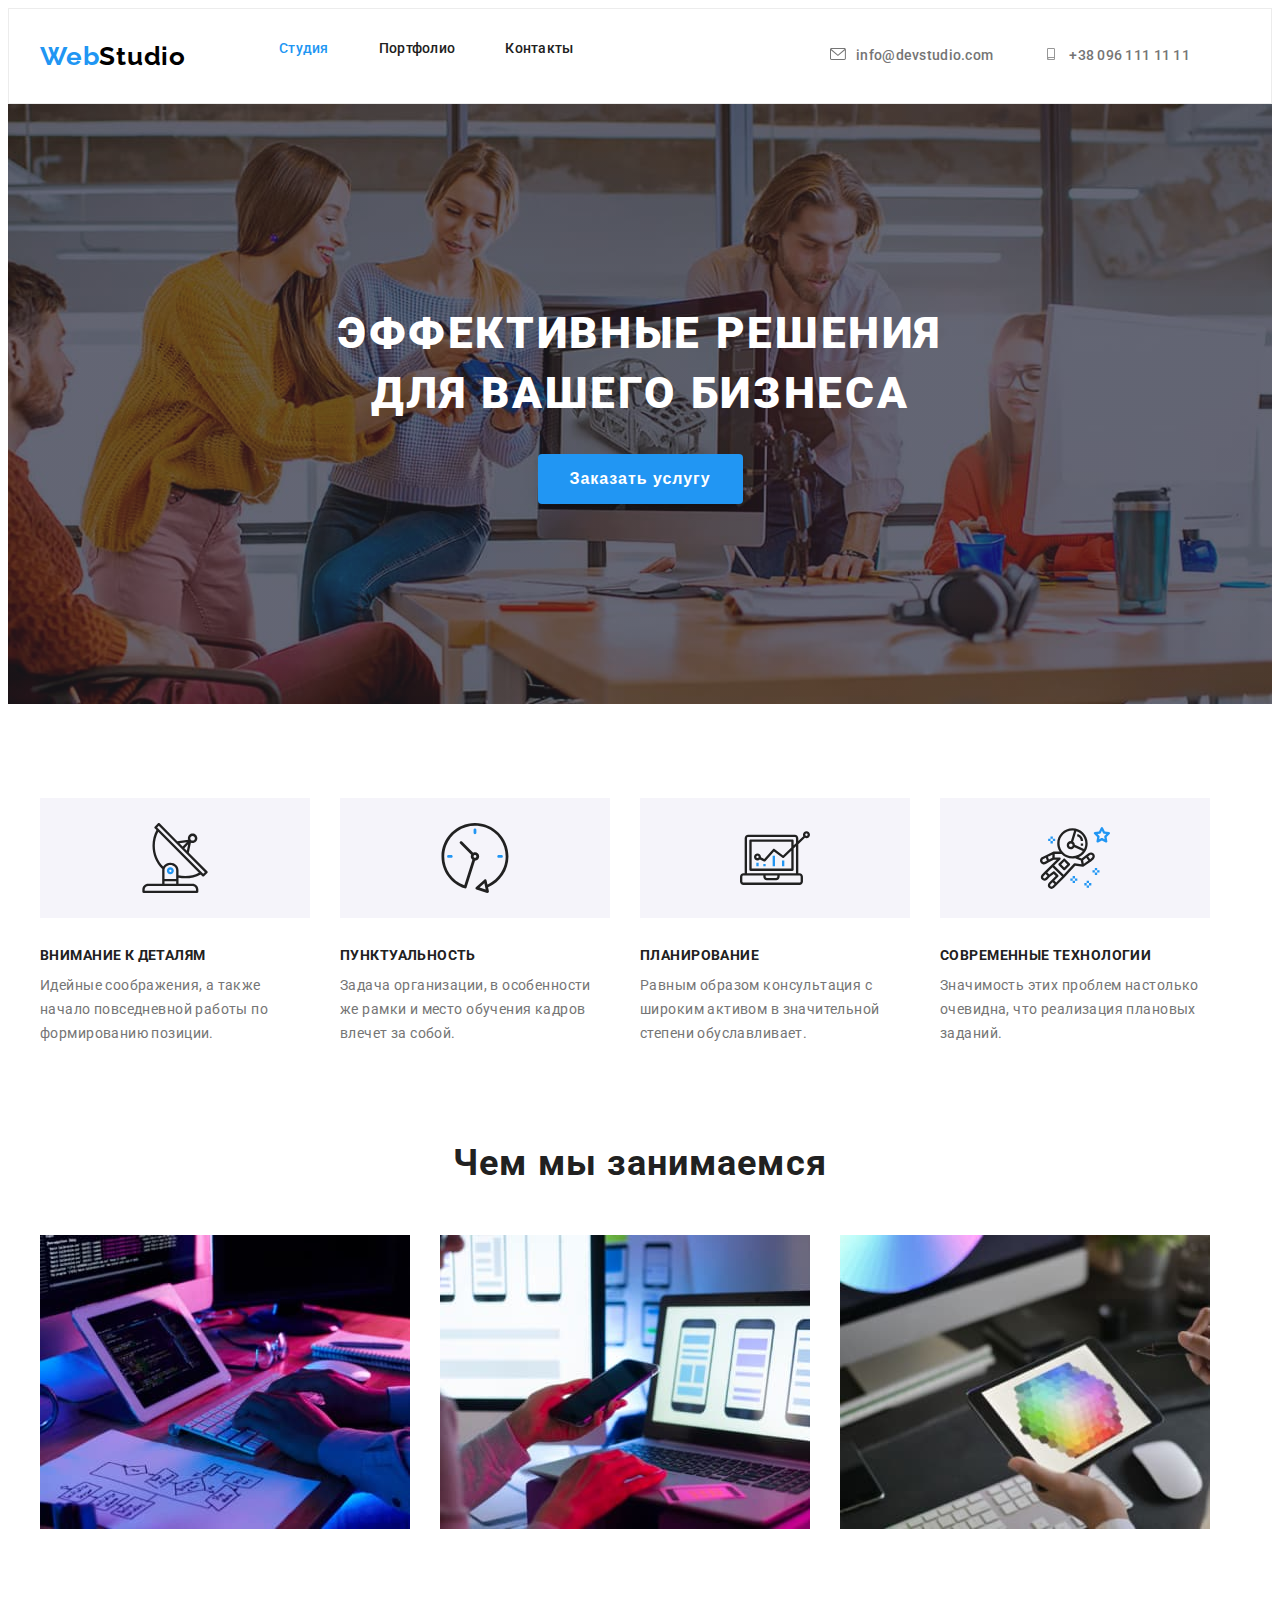
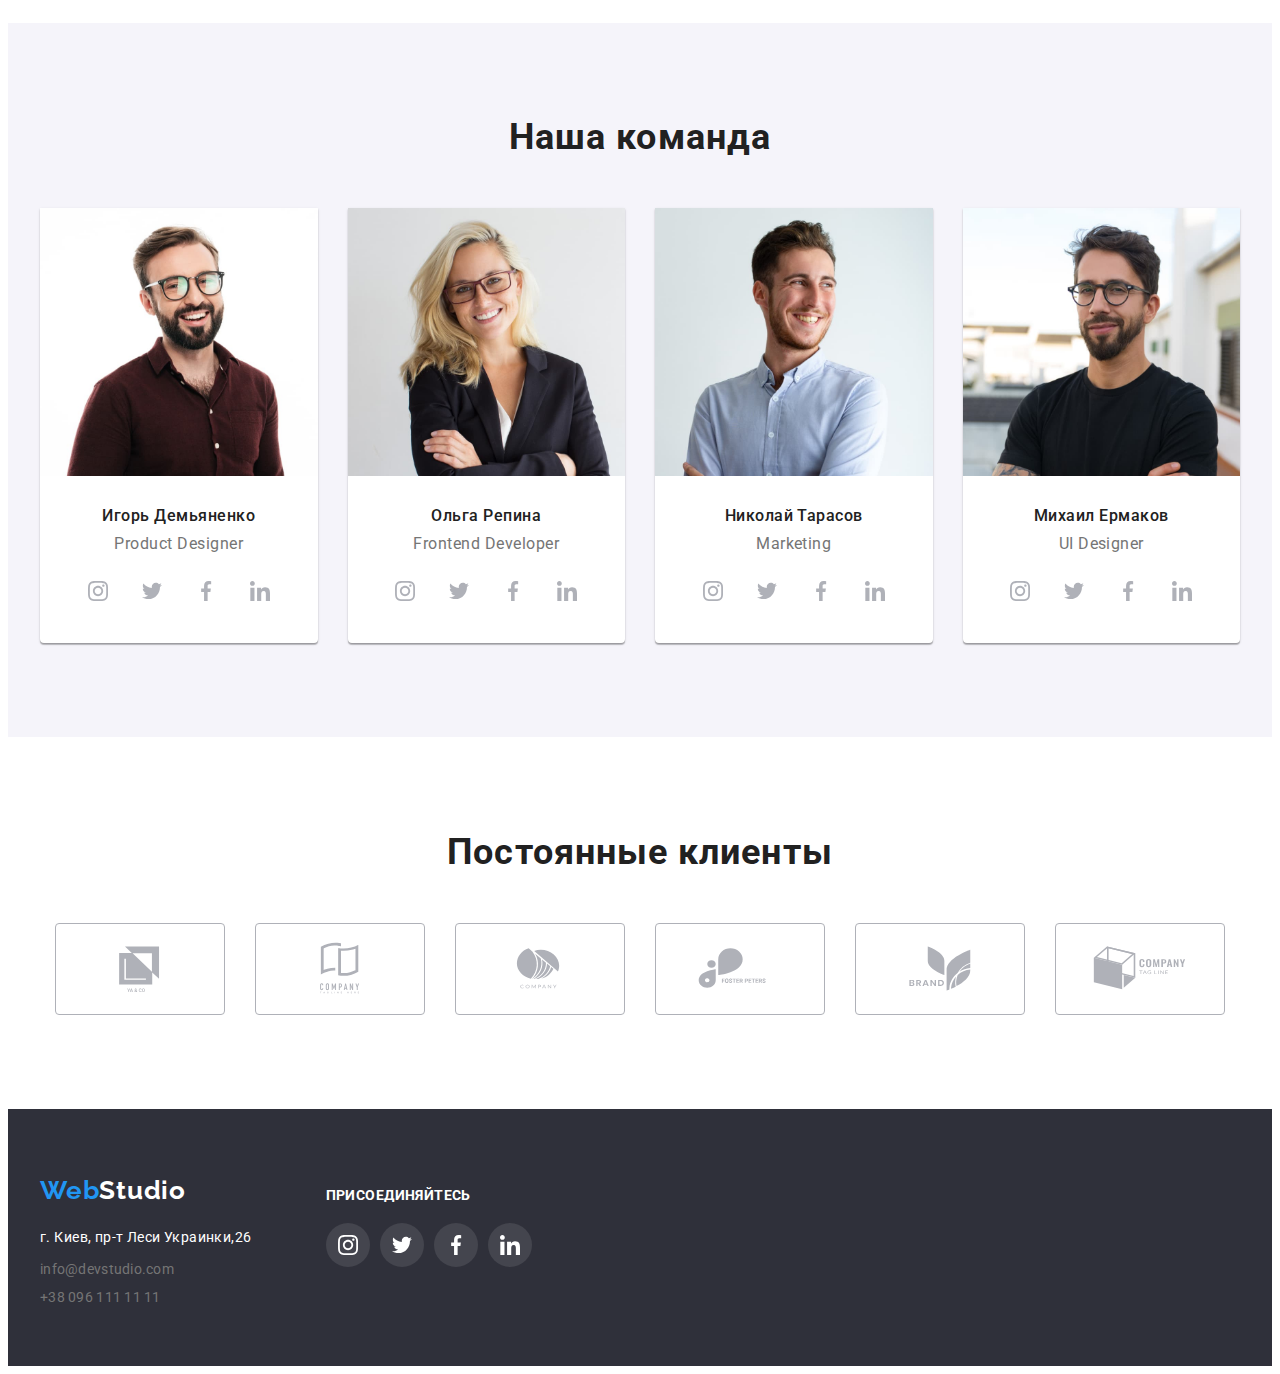
<file: index.html>
<!DOCTYPE html>
<html lang="ru">
<head>
    <meta charset="UTF-8">
    <meta http-equiv="X-UA-Compatible" content="IE=edge">
    <meta name="viewport" content="width=device-width, initial-scale=1.0">
    <title>Document</title>
    <link rel="preconnect" href="https://fonts.googleapis.com">
    <link rel="preconnect" href="https://fonts.gstatic.com" crossorigin>
    <link href="https://fonts.googleapis.com/css2?family=Raleway:wght@700&family=Roboto:wght@400;500;700;900&display=swap" rel="stylesheet">
    <link rel="stylesheet" href="https://cdnjs.cloudflare.com/ajax/libs/modern-normalize/1.1.0/modern-normalize.min.css" integrity="sha512-wpPYUAdjBVSE4KJnH1VR1HeZfpl1ub8YT/NKx4PuQ5NmX2tKuGu6U/JRp5y+Y8XG2tV+wKQpNHVUX03MfMFn9Q==" crossorigin="anonymous" referrerpolicy="no-referrer" />
    <link rel="stylesheet" href="./css/styles.css">
</head>
<body>
    
    <header class="header">
        <div class="container header-container">
            <nav class="header-nav">
                <a class="link header-logo" href="">Web<span class="header-logo-color">Studio</span></a>
            
                <ul class="list header-list">
                    <li class="header-item"><a class="link header-link current" href="">Студия</a></li>
                    <li class="header-item"><a class="link header-link" href="./portfolio.html">Портфолио</a></li>
                    <li class="header-item"><a class="link header-link" href="">Контакты</a></li>
                </ul>
            </nav>
            <ul class="list header-conect"> 
                <li class="mail-tel-item">
                    <a class="link header-mail-tel" href="mailto:info@devstudio.com"><svg class="mail-tel-icon"
                        width="16px"
                        height="12px">
                        <use href="images/mail-tel.svg#icon-envelope"></use>
                        </svg>info@devstudio.com</a>
                </li>
                <li class="mail-tel-item">
                    <a class="link header-mail-tel" href="tel:+380961111111"><svg class="mail-tel-icon"
                    width="16px"
                    height="12px">
                    <use href="images/mail-tel.svg#icon-smartphone"></use>
                    </svg>+38 096 111 11 11</a>
                </li>
            </ul>
        </div>
    </header>

    <main>
        <section class="hero section">
            <div class="container">
                <h1 class="hero-titel">Эффективные решения для вашего бизнеса</h1>
                <button type="button" class="hero-btn">Заказать услугу</button>
            </div>
        </section>
        <section class="peculiarities section">
            <div class="container">
                <ul class="list peculiarities-list">
                    <li class="peculiarities-item">
                        <div class=" pec-item-block">
                            <svg class="pec-icons"
                            width="70px"
                            height="70px">
                                <use href="images/symbol-defs.svg#icon-antenna"></use>
                            </svg>
                            </div>
                        <h2 class="titel">Внимание к деталям</h2>
                        <p class="after-titel" >Идейные соображения, а также начало повседневной работы по формированию позиции.</p>
                    </li>
                    <li class="peculiarities-item">
                        <div class=" pec-item-block">
                            <svg class="pec-icons"
                            width="70px"
                            height="70px">
                                <use href="images/symbol-defs.svg#icon-clock"></use>
                            </svg>
                            </div>
                        <h2 class="titel">Пунктуальность</h2>
                        <p class="after-titel">Задача организации, в особенности же рамки и место обучения кадров влечет за собой.</p>
                    </li>
                    <li class="peculiarities-item">
                        <div class=" pec-item-block">
                            <svg class="pec-icons"
                            width="70px"
                            height="70px">
                                <use href="images/symbol-defs.svg#icon-diagram"></use>
                            </svg>
                            </div>
                        <h2 class="titel">Планирование</h2>
                        <p class="after-titel">Равным образом консультация с широким активом в значительной степени обуславливает.</p>
                    </li>
                    <li class="peculiarities-item">
                        <div class=" pec-item-block">
                            <svg class="pec-icons"
                            width="70px"
                            height="70px">
                                <use href="images/symbol-defs.svg#icon-astronaut"></use>
                            </svg>
                        </div>
                        <h2 class="titel">Современные технологии</h2>
                        <p class="after-titel">Значимость этих проблем настолько очевидна, что реализация плановых заданий.</p>
                    </li>
                </ul>
            </div>
        </section>
        <section class="about section">
            <div class="container">
                <h2 class="about-titel">Чем мы занимаемся</h2>
                    <ul class="list about-list">
                        <li class="about-item">
                            <img src="./images/box-1.jpg" 
                            alt="человек пишет код"
                            width="370"
                            height="294">
                        </li>
                        <li class="about-item">
                            <img src="./images/box-2.jpg" 
                            alt="макеты интерфейса мобильных приложений"
                            width="370"
                            height="294">
                        </li>
                        <li class="about-item">
                            <img src="./images/box-3.jpg" 
                            alt="палитра цветов на планшете"
                            width="370"
                            height="294">
                        </li>
                    </ul>
            </div>
        </section>
            <section class="team section">
                <div class="container">
                    <h2 class="team-titel">Наша команда</h2>
                    <ul class="list team-list">
                        <li class="team-item">
                            <img src="./images/team-1.jpg" 
                            alt="команда"
                            width="270"
                            height="260">
                            <h3 class="team-name">Игорь Демьяненко</h3>
                            <p class="team-prof">Product Designer</p>
                            <ul class="team-social-list list">
                                <li class="team-social-item">
                                    <a class="team-social-link" href="">
                                        <svg 
                                        class="team-social-icons" 
                                        width="20px" 
                                        height="20px">
                                            <use href="./images/icons.svg#icon-instagram"></use>
                                        </svg>
                                    </a>
                                </li>
                                <li class="team-social-item">
                                    <a class="team-social-link" href="">
                                        <svg 
                                        class="team-social-icons" 
                                        width="20px" 
                                        height="20px">
                                            <use href="./images/icons.svg#icon-twitter"></use>
                                        </svg>
                                    </a>
                                </li>
                                <li class="team-social-item">
                                    <a class="team-social-link" href="">
                                        <svg 
                                        class="team-social-icons" 
                                        width="20px" 
                                        height="20px">
                                            <use href="./images/icons.svg#icon-facebook"></use>
                                        </svg>
                                    </a>
                                </li>
                                <li class="team-social-item">
                                    <a class="team-social-link" href="">
                                        <svg 
                                        class="team-social-icons" 
                                        width="20px" 
                                        height="20px">
                                            <use href="./images/icons.svg#icon-linkedin"></use>
                                        </svg> 
                                    </a>
                                </li>
                            </ul>
                        </li>
                        <li class="team-item">
                            <img src="./images/team-2.jpg" 
                            alt="команда"
                            width="270"
                            height="260">
                            <h3 class="team-name">Ольга Репина</h3>
                            <p class="team-prof">Frontend Developer</p>
                            <ul class="team-social-list list">
                                <li class="team-social-item">
                                    <a class="team-social-link" href="">
                                        <svg 
                                        class="team-social-icons" 
                                        width="20px" 
                                        height="20px">
                                            <use href="./images/icons.svg#icon-instagram"></use>
                                        </svg>
                                    </a>
                                </li>
                                <li class="team-social-item">
                                    <a class="team-social-link" href="">
                                        <svg 
                                        class="team-social-icons" 
                                        width="20px" 
                                        height="20px">
                                            <use href="./images/icons.svg#icon-twitter"></use>
                                        </svg>
                                    </a>
                                </li>
                                <li class="team-social-item">
                                    <a class="team-social-link" href="">
                                        <svg 
                                        class="team-social-icons" 
                                        width="20px" 
                                        height="20px">
                                            <use href="./images/icons.svg#icon-facebook"></use>
                                        </svg>
                                    </a>
                                </li>
                                <li class="team-social-item">
                                    <a class="team-social-link" href="">
                                        <svg 
                                        class="team-social-icons" 
                                        width="20px" 
                                        height="20px">
                                            <use href="./images/icons.svg#icon-linkedin"></use>
                                        </svg> 
                                    </a>
                                </li>
                            </ul>
                        </li>
                        <li class="team-item">
                            <img src="./images/team-3.jpg" 
                            alt="команда"
                            width="270"
                            height="260">
                            <h3 class="team-name">Николай Тарасов</h3>
                            <p class="team-prof">Marketing</p>
                            <ul class="team-social-list list">
                                <li class="team-social-item">
                                    <a class="team-social-link" href="">
                                        <svg 
                                        class="team-social-icons" 
                                        width="20px" 
                                        height="20px">
                                            <use href="./images/icons.svg#icon-instagram"></use>
                                        </svg>
                                    </a>
                                </li>
                                <li class="team-social-item">
                                    <a class="team-social-link" href="">
                                        <svg 
                                        class="team-social-icons" 
                                        width="20px" 
                                        height="20px">
                                            <use href="./images/icons.svg#icon-twitter"></use>
                                        </svg>
                                    </a>
                                </li>
                                <li class="team-social-item">
                                    <a class="team-social-link" href="">
                                        <svg 
                                        class="team-social-icons" 
                                        width="20px" 
                                        height="20px">
                                            <use href="./images/icons.svg#icon-facebook"></use>
                                        </svg>
                                    </a>
                                </li>
                                <li class="team-social-item">
                                    <a class="team-social-link" href="">
                                        <svg 
                                        class="team-social-icons" 
                                        width="20px" 
                                        height="20px">
                                            <use href="./images/icons.svg#icon-linkedin"></use>
                                        </svg> 
                                    </a>
                                </li>
                            </ul>
                        </li>
                        <li class="team-item">
                            <img src="./images/team-4.jpg" 
                            alt="команда"
                            width="270"
                            height="260">
                            <h3 class="team-name">Михаил Ермаков</h3>
                            <p class="team-prof">UI Designer</p>
                            <ul class="team-social-list list">
                                <li class="team-social-item">
                                    <a class="team-social-link" href="">
                                        <svg 
                                        class="team-social-icons" 
                                        width="20px" 
                                        height="20px">
                                            <use href="./images/icons.svg#icon-instagram"></use>
                                        </svg>
                                    </a>
                                </li>
                                <li class="team-social-item">
                                    <a class="team-social-link" href="">
                                        <svg 
                                        class="team-social-icons" 
                                        width="20px" 
                                        height="20px">
                                            <use href="./images/icons.svg#icon-twitter"></use>
                                        </svg>
                                    </a>
                                </li>
                                <li class="team-social-item">
                                    <a class="team-social-link" href="">
                                        <svg 
                                        class="team-social-icons" 
                                        width="20px" 
                                        height="20px">
                                            <use href="./images/icons.svg#icon-facebook"></use>
                                        </svg>
                                    </a>
                                </li>
                                <li class="team-social-item">
                                    <a class="team-social-link" href="">
                                        <svg 
                                        class="team-social-icons" 
                                        width="20px" 
                                        height="20px">
                                            <use href="./images/icons.svg#icon-linkedin"></use>
                                        </svg> 
                                    </a>
                                </li>
                            </ul>
                        </li>
                    </ul>
                </div>
            </section>
            <section class=" section clients">
                <h2 class="clients-titel">Постоянные клиенты</h2>
                <ul class=" list clients-list">
                    <li class="clients-item">
                        <a class="clients-link" href="">
                            <svg class="clients-icons"
                            width="106px"
                            height="60px">
                                <use href="images/clients-icons.svg#icon-logo-1"></use>
                            </svg>
                        </a>
                    </li>
                    <li class="clients-item">
                            <a class="clients-link" href="">
                                <svg class="clients-icons"
                                width="106px"
                                height="60px">
                                    <use href="images/clients-icons.svg#icon-logo-2"></use>
                                </svg>
                            </a>
                    </li>
                    <li class="clients-item">
                            <a class="clients-link" href="">
                                <svg class="clients-icons"
                                width="106px"
                                height="60px">
                                    <use href="images/clients-icons.svg#icon-logo-3"></use>
                                </svg>
                            </a>
                    </li>
                    <li class="clients-item">
                            <a class="clients-link" href="">
                                <svg class="clients-icons"
                                width="106px"
                                height="60px">
                                    <use href="images/clients-icons.svg#icon-logo-4"></use>
                                </svg>
                            </a>
                    </li>
                    <li class="clients-item">
                            <a class="clients-link" href="">
                                <svg class="clients-icons"
                                width="106px"
                                height="60px">
                                    <use href="images/clients-icons.svg#icon-logo-5"></use>
                                </svg>
                            </a>
                    </li>
                    <li class="clients-item">
                            <a class="clients-link" href="">
                                <svg class="clients-icons"
                                width="106px"
                                height="60px">
                                    <use href="images/clients-icons.svg#icon-logo-6"></use>
                                </svg>
                            </a>
                    </li>
                </ul>

            </section>
    </main>

    <footer class="footer">
        <div class="container">
        <div class="footer-container-left">
            <a class="link footer-logo" href="">Web<span class="footer-logo-color">Studio</span></a>
            <address>
                <ul class="list footer-list">
                    <li></li>
                    <li class="footer-item"><a class="link footer-link" href="https://goo.gl/maps/oUHoRzqEGJag3ZvA8" target="_blank" rel="noopener noreferrer">г. Киев, пр-т Леси Украинки,26</a></li>
                    <li class="footer-item"><a class="link footer-mail" href="mailto:info@devstudio.com">info@devstudio.com</a></li>
                    <li class="footer-item"><a class="link footer-tel" href="tel:+380961111111">+38 096 111 11 11</a></li>
                </ul>
            </address>
        </div>
            <div class="footer-container-right" >
            <h3 class="footer-titel">присоединяйтесь</h3>
            <ul class=" list footer-social-list">
                <li class="footer-social-item">
                    <a class="footer-social-link" href="">
                        <svg 
                        class="footer-social-icons" 
                        width="20px" 
                        height="20px">
                            <use href="./images/icons.svg#icon-instagram"></use>
                        </svg>
                    </a>
                </li>
                <li class="footer-social-item">
                    <a class="footer-social-link" href="">
                        <svg 
                        class="footer-social-icons" 
                        width="20px" 
                        height="20px">
                            <use href="./images/icons.svg#icon-twitter"></use>
                        </svg>
                    </a>
                </li>
                <li class="footer-social-item">
                    <a class="footer-social-link" href="">
                        <svg 
                        class="footer-social-icons" 
                        width="20px" 
                        height="20px">
                            <use href="./images/icons.svg#icon-facebook"></use>
                        </svg>
                    </a>
                </li>
                <li class="footer-social-item">
                    <a class="footer-social-link" href="">
                        <svg 
                        class="footer-social-icons" 
                        width="20px" 
                        height="20px">
                            <use href="./images/icons.svg#icon-linkedin"></use>
                        </svg>
                    </a>
                </li>
            </ul>
        </div>
    </div>
    </footer>
</body>
</html>
</file>
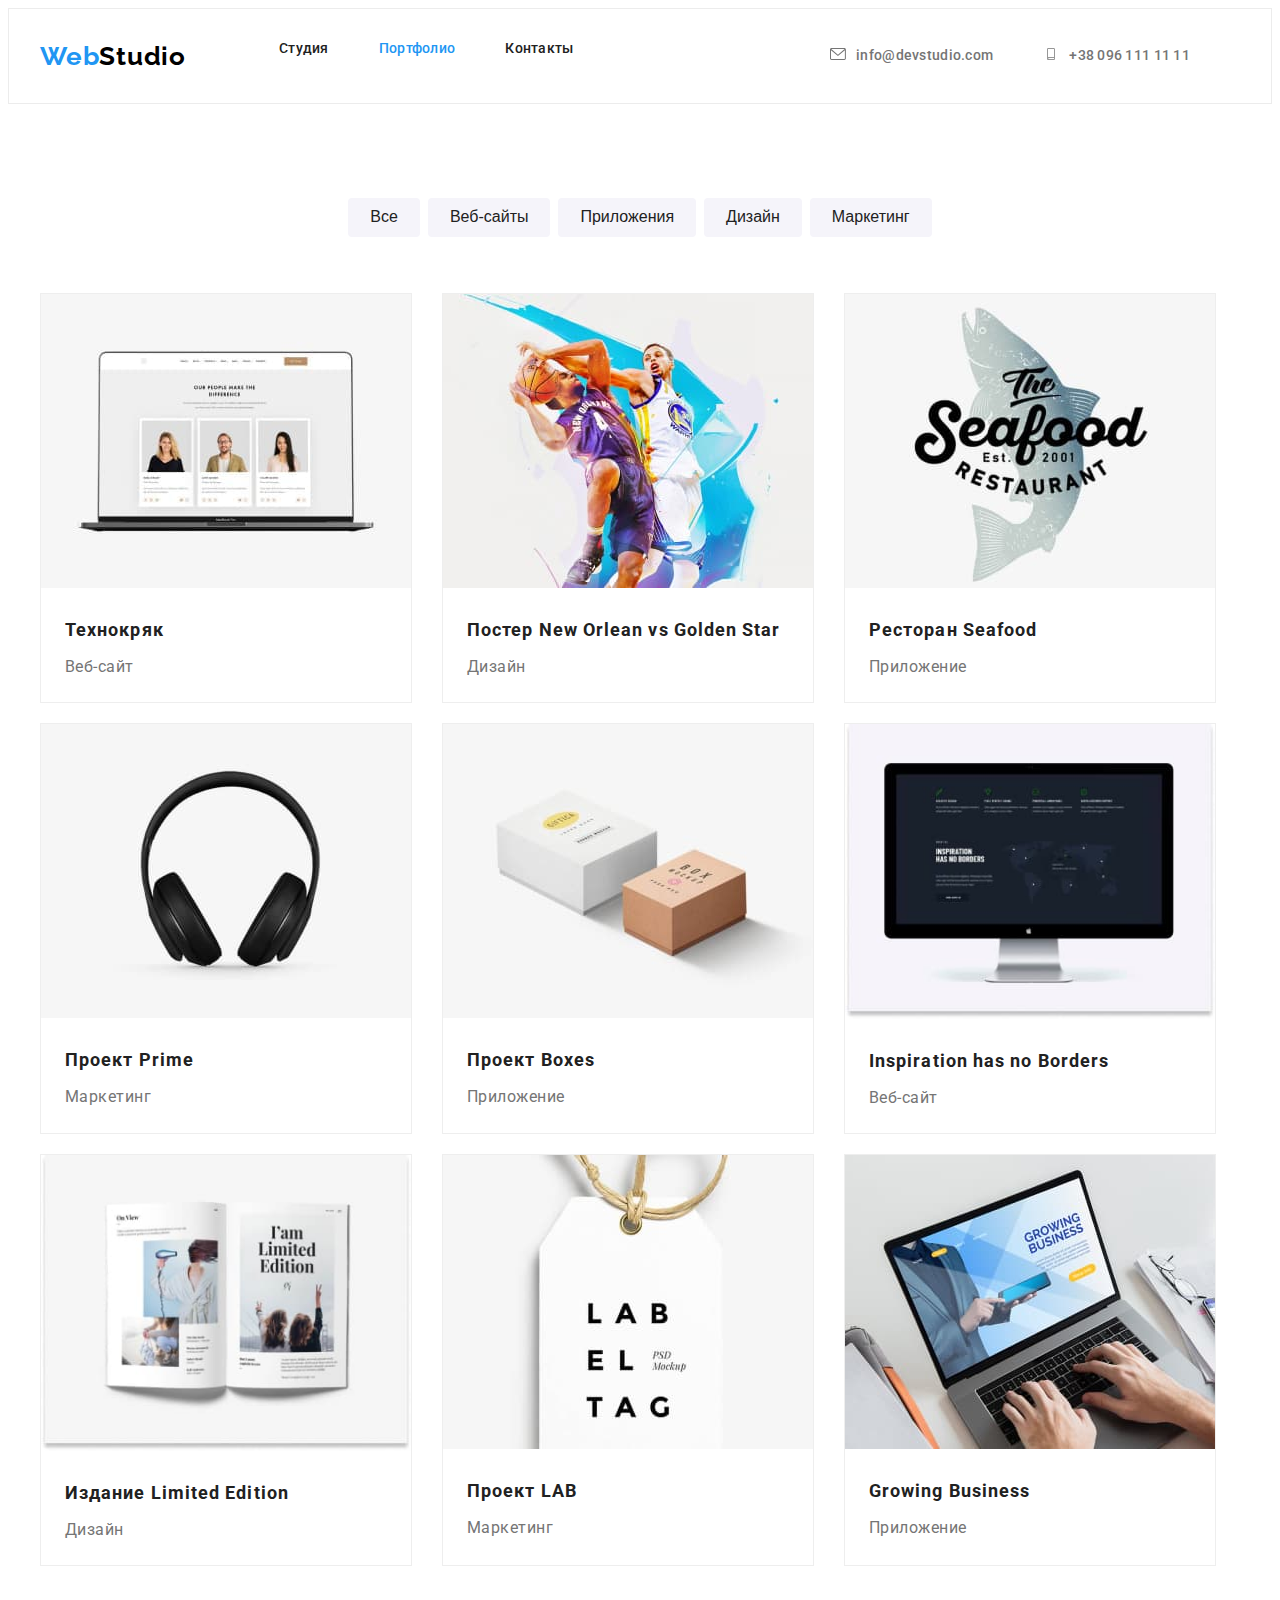
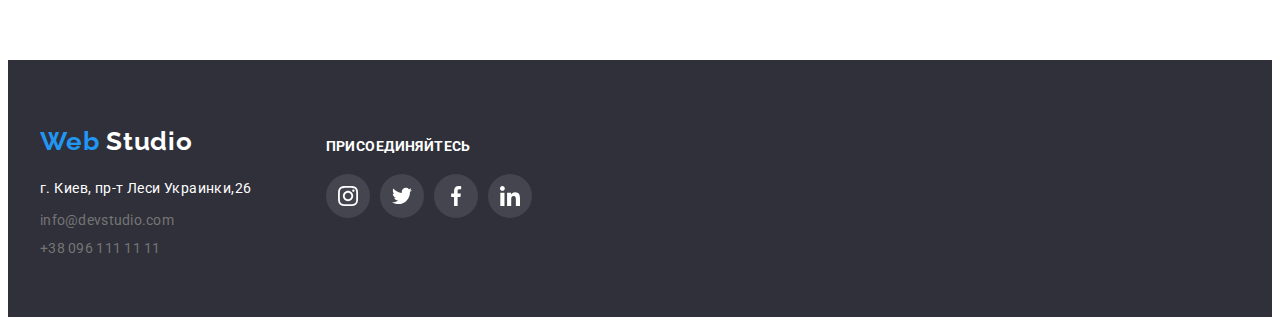
<file: portfolio.html>
<!DOCTYPE html>
<html lang="ru">
<head>
    <meta charset="UTF-8">
    <meta http-equiv="X-UA-Compatible" content="IE=edge">
    <meta name="viewport" content="width=device-width, initial-scale=1.0">
    <title>Document</title>
    <link rel="preconnect" href="https://fonts.googleapis.com">
    <link rel="preconnect" href="https://fonts.gstatic.com" crossorigin>
    <link href="https://fonts.googleapis.com/css2?family=Raleway:wght@700&family=Roboto:wght@400;500;700;900&display=swap" rel="stylesheet">
    <link rel="stylesheet" href="https://cdnjs.cloudflare.com/ajax/libs/modern-normalize/1.1.0/modern-normalize.min.css" integrity="sha512-wpPYUAdjBVSE4KJnH1VR1HeZfpl1ub8YT/NKx4PuQ5NmX2tKuGu6U/JRp5y+Y8XG2tV+wKQpNHVUX03MfMFn9Q==" crossorigin="anonymous" referrerpolicy="no-referrer" />
    <link rel="stylesheet" href="./css/styles.css">
</head>
<body>
    <header class="header">
        <div class="container header-container">
            <nav class="header-nav">
                <a class="link header-logo" href="">Web <span class="header-logo-color">Studio</span></a>
            
                <ul class="list header-list">
                    <li class="header-item"><a class="link header-link" href="./index.html">Студия</a></li>
                    <li class="header-item"><a class="link header-link current" href="">Портфолио</a></li>
                    <li class="header-item"><a class="link header-link" href="">Контакты</a></li>
                </ul>
            </nav>
            <ul class="list header-conect"> 
                <li class="mail-tel-item">
                    <a class="link header-mail-tel" href="mailto:info@devstudio.com"><svg class="mail-tel-icon"
                        width="16px"
                        height="12px">
                        <use href="images/mail-tel.svg#icon-envelope"></use>
                        </svg>info@devstudio.com</a>
                    </li>
                <li class="mail-tel-item">
                    <a class=" link header-mail-tel" href="tel:+380961111111"> <svg class="mail-tel-icon"
                        width="16px"
                        height="12px">
                        <use href="images/mail-tel.svg#icon-smartphone"></use>
                        </svg>+38 096 111 11 11</a>
                    </li>
            </ul>
        </div>
    </header>

    <main>
        <section class="main-section">
            <div class="container">
            <ul class="list main-list">
                <li class="main-item">
                    <button type="button" class=" main-section-btn">Все</button>
                </li>
                <li class="main-item">
                    <button type="button" class="main-section-btn">Веб-сайты</button>
                </li>
                <li class="main-item">
                    <button type="button" class="main-section-btn">Приложения</button>
                </li>
                <li class="main-item">
                    <button type="button" class="main-section-btn">Дизайн</button>
                </li>
                <li class="main-item">
                    <button type="button" class="main-section-btn">Маркетинг</button>
                </li>
            </ul>

            <ul class="list main-list-pic">
                <li class="main-item-pic">
                    <a class="link link-main-item-pic" href="">                    
                        <img src="./images/project-1.jpg" 
                        alt="проект первый"
                        width="370"
                        height="294">
                    <div class="name-type-projects">
                        <h3 class="name-projects">Технокряк</h3>
                        <p class="type-projects">Веб-сайт</p>
                    </div>
                    </a>
                </li>
                <li class="main-item-pic">
                    <a class="link link-main-item-pic" href="">
                        <img src="./images/project-2.jpg" 
                        alt="проект второй"
                        width="370"
                        height="294">
                    <div class="name-type-projects">
                        <h3 class="name-projects">Постер New Orlean vs Golden Star</h3>
                        <p class="type-projects">Дизайн</p>
                    </div>
                    </a>
                </li>
                <li class="main-item-pic">
                    <a class="link link-main-item-pic" href="">
                        <img src="./images/project-3.jpg" 
                        alt="проект третий"                   
                        width="370"
                        height="294">
                    <div class="name-type-projects">
                        <h3 class="name-projects">Ресторан Seafood</h3>
                        <p class="type-projects">Приложение</p>
                    </div>
                    </a>
                </li>
                <li class="main-item-pic">
                    <a class="link link-main-item-pic" href="">
                        <img src="./images/project-4.jpg" 
                        alt="проект четвертый"                   
                        width="370"
                        height="294">
                    <div class="name-type-projects">
                        <h3 class="name-projects">Проект Prime</h3>
                        <p class="type-projects">Маркетинг</p>
                    </div>
                    </a>
                </li>
                <li class="main-item-pic">
                    <a class="link link-main-item-pic" href="">
                        <img src="./images/project-5.jpg" 
                        alt="проект пятый"                   
                        width="370"
                        height="294">
                    <div class="name-type-projects">
                        <h3 class="name-projects">Проект Boxes</h3>
                        <p class="type-projects">Приложение</p>
                    </div>
                    </a>
                </li>
                <li class="main-item-pic">
                    <a class="link link-main-item-pic" href="">
                        <img src="./images/project-6.jpg" 
                        alt="проект шестой"                   
                        width="370"
                        height="294">
                    <div class="name-type-projects">
                        <h3 class="name-projects">Inspiration has no Borders</h3>
                        <p class="type-projects">Веб-сайт</p>
                    </div>
                    </a>
                </li>
                <li class="main-item-pic"> 
                    <a class="link link-main-item-pic" href="">                   
                        <img src="./images/project-7.jpg" 
                        alt="проект седьмой"                   
                        width="370"
                        height="294">
                    <div class="name-type-projects">
                        <h3 class="name-projects">Издание Limited Edition</h3>
                        <p class="type-projects">Дизайн</p>
                    </div>
                    </a>
                </li>
                <li class="main-item-pic">
                    <a  class=" link link-main-item-pic" href="">
                        <img src="./images/project-8.jpg" 
                        alt="проект восьмой"                   
                        width="370"
                        height="294">
                    <div class="name-type-projects">
                        <h3 class="name-projects">Проект LAB</h3>
                        <p class="type-projects">Маркетинг</p>
                    </div>
                    </a>
                </li>
               <li class="main-item-pic">
                   <a class=" link link-main-item-pic" href="">
                        <img src="./images/project-9.jpg" 
                        alt="проект восьмой"                   
                        width="370"
                        height="294">
                    <div class="name-type-projects">
                        <h3 class="name-projects">Growing Business</h3>
                        <p class="type-projects">Приложение</p>
                    </div>
                    </a>
                </li> 
            </ul>
            </div>
        </section>
    </main>

        <footer class="footer">
            <div class="container">
                <div class="footer-container-left">
            <a class="link footer-logo" href="">Web <span class="footer-logo-color">Studio</span></a>
            <address>
                <ul class="list footer-list">
                    <li class="footer-item"><a class="link footer-link" href="https://goo.gl/maps/oUHoRzqEGJag3ZvA8" target="_blank" rel="noopener noreferrer">г. Киев, пр-т Леси Украинки,26</a></li>
                    <li class="footer-item"><a class="link footer-mail" href="mailto:info@devstudio.com">info@devstudio.com</a></li>
                    <li class="footer-item"><a class="link footer-tel" href="tel:+380961111111">+38 096 111 11 11</a></li>
                </ul>
            </address>
                </div>
                <div class="footer-container-right" >
                    <h3 class="footer-titel">присоединяйтесь</h3>
                    <ul class=" list footer-social-list">
                        <li class="footer-social-item">
                            <a class="footer-social-link" href="">
                                <svg 
                                class="footer-social-icons" 
                                width="20px" 
                                height="20px">
                                    <use href="./images/icons.svg#icon-instagram"></use>
                                </svg>
                            </a>
                        </li>
                        <li class="footer-social-item">
                            <a class="footer-social-link" href="">
                                <svg 
                                class="footer-social-icons" 
                                width="20px" 
                                height="20px">
                                    <use href="./images/icons.svg#icon-twitter"></use>
                                </svg>
                            </a>
                        </li>
                        <li class="footer-social-item">
                            <a class="footer-social-link" href="">
                                <svg 
                                class="footer-social-icons" 
                                width="20px" 
                                height="20px">
                                    <use href="./images/icons.svg#icon-facebook"></use>
                                </svg>
                            </a>
                        </li>
                        <li class="footer-social-item">
                            <a class="footer-social-link" href="">
                                <svg 
                                class="footer-social-icons" 
                                width="20px" 
                                height="20px">
                                    <use href="./images/icons.svg#icon-linkedin"></use>
                                </svg>
                            </a>
                        </li>
                    </ul>
                </div>
            </div>
        </footer>
    
</body>
</html>
</file>
<file: css/styles.css>
body {
    font-family: "Roboto",sans-serif; 
}

p, h1, h2, h3, h4, h5, h6 {
    margin: 0;
}

ul {
    margin: 0;
    padding-left: 0;
}

button {
    cursor: pointer;
}
img {
    display: block;
    width:100%;
    height:auto;
}

.list {
    list-style: none;
}
.link{
    text-decoration: none;
}

/* Header */

.container {
    width: 1200px;
    padding-left: 15px;
    padding-right: 15px;
    margin: 0 auto;
}

.header {
    padding-top: 32px;
    padding-bottom: 32px;
    border: 1px solid #ECECEC;
}

.header-container{
    display: flex;
    align-items: center;
    
}
.header-nav {
    display: flex;
}

.header-list {
    display: flex
}

.header-conect {
    display: flex;
    margin-left: auto;

}
 
.header-logo {
    font-family: "Raleway", sans-serif;
    font-style: normal;
    font-weight: 700;
    font-size: 26px;
    letter-spacing: 0.03em;
    align-items: center;
    display: flex;
    color: #2196F3;
    margin-right: 93px;
}

.header-item:not(:last-child) {
    margin-right: 50px;
}

.header-logo-color {
    color: #000000;
}

.header-link {
    font-weight: 500;
    font-size: 14px;
    line-height: 1.14;
    letter-spacing: 0.02em;
    color: #212121;
    display: flex;
}
.header-mail-tel { 
    font-weight: 500;
    font-size: 14px;
    line-height: 1.14;
    letter-spacing: 0.02em;
    color: #757575;
    display: block;
    margin-right: 50px;
}

.mail-tel-item { 
    display: flex;
}

.mail-tel-icon {
    fill: #757575;
    margin-right: 10px;
    align-items: center;
}
.mail-tel-icon {
    fill: currentColor;
}

.current{ 
    color: #2196F3 ;
}

.header-link:hover,
.header-link:focus,
.header-mail-tel:hover,
.header-mail-tel:focus  {
    color: #2196F3;
}

/* Hero*/

.section {
    padding-top: 94px;
    padding-bottom: 94px;
}

.hero {
    background-color: #2F303A;
    background-image:linear-gradient(
        rgba(47, 48, 58, 0.4),
        rgba(47, 48, 58, 0.4)), url(../images/hero-img.jpg);
    background-repeat: no-repeat;
    background-position: center;
    background-size: cover;
    padding-top: 200px;
    padding-bottom: 200px; 
    display: flex;
    max-width: 1600px;
}
.hero-titel {
    font-weight: 900;
    font-size: 44px;
    line-height: 1.36;
    text-align: center;
    letter-spacing: 0.06em;
    text-transform: uppercase;
    color: #FFFFFF;
    margin-bottom: 30px;
    margin-left: auto;
    margin-right: auto;
    display: flex;
    width: 696px;
    height: 120px;
}

.hero-btn {
    font-weight: bold;
    font-size: 16px;
    line-height: 1.87;
    display: flex;
    align-items: center;
    text-align: center;
    letter-spacing: 0.06em;
    color: #FFFFFF;
    background-color: #2196F3;
    padding: 10px 32px;
    margin-left: auto;
    margin-right: auto;
    border-radius: 4px; 
    min-width: 160px;
    min-height: 40px;
    border: none;
    box-shadow: 0px 4px 4px rgba(0, 0, 0, 0.15);
    border-radius: 4px;
}

.hero-btn:hover
 {
    background: #188CE8;
}

/* Peculiarities */

.peculiarities-item{
    width: 270px;
}

.pec-item-block {
    height: 120px;
    background-color: #F5F4FA; 
    margin-bottom: 30px;
    display: flex;
    justify-content: center;
    align-items: center;
}

/* .pec-item-block:not(:last-child) {
    margin-right: 30px;
} */

.pec-icons {
    display: flex;
    justify-content: center;
    align-items: center;

}


.peculiarities {
    display: flex;
    align-content: center;
    align-items: center;
    padding-bottom: 0px;
    

}
.peculiarities-list {     
    display: flex;
    align-content: center;
    align-items: center;
    
}

.peculiarities-item:not(:last-child) {
    margin-right: 30px;
}


.titel{
    font-weight: bold;
    font-size: 14px;
    line-height: 1.14;
    letter-spacing: 0.03em;
    text-transform: uppercase;
    color: #212121;
    display: flex;
    align-items: center;
    margin-bottom: 10px;
    
}


.after-titel {
    font-family: Roboto;
    font-style: normal;
    font-weight: normal;
    font-size: 14px;
    line-height: 171%;
    letter-spacing: 0.03em;
    color: #757575;
    height: 75px;
}

/* About */

.about {     
    display: flex;
    align-items: center;
    margin-left: auto;
    margin-right: auto;
}

.about-titel {
    font-weight: bold;
    font-size: 36px;
    line-height: 1.16;
    text-align: center;
    letter-spacing: 0.03em;
    color: #212121;
    align-items: center;
    margin-bottom: 50px;
}

.about-list {
    display: flex;
    align-items: center;
    margin-left: auto;
    margin-right: auto;
}

.about-item:not(:last-child) {
    margin-right: 30px;

}
/* Team */

.team {
    background-color: #F5F4FA;
}

.team-social-list{
    display: flex;
    justify-content: center;
    padding-bottom: 30px;
}

.team-social-item + .team-social-item {
    margin-left: 10px;
}
.team-social-icons{
    fill: #AFB1B8;
}

.team-social-link {
    width: 44px;
    height: 44px;
    background-color: #FFFFFF;
    display: flex;
    border-radius: 50%;
    justify-content: center;
    align-items: center;
    
}

.team-social-link:hover,
.team-social-link:focus {
    background-color: #2196F3; 
}

.team-social-link:hover .team-social-icons,
.team-social-link:focus .team-social-icons {
    fill: #FFFFFF;
}

.team-titel {
    font-weight: bold;
    font-size: 36px;
    line-height: 1.16;
    text-align: center;
    letter-spacing: 0.03em;
    color: #212121;
    margin-bottom: 50px;
}  
.team-list{
    display: flex;
    align-items: center;
    margin-left: auto;
    margin-right: auto;  
}

.team-item:not(:last-child) {
    margin-right: 30px;
}
.team-item {
    background-color: #ffffff;
    box-shadow: 0px 1px 3px rgba(0, 0, 0, 0.12), 0px 1px 1px rgba(0, 0, 0, 0.14), 0px 2px 1px rgba(0, 0, 0, 0.2);
    border-radius: 0px 0px 4px 4px;
}

.team-name {
    font-weight: 500;
    font-size: 16px;
    line-height: 19px;
    /* identical to box height */
    text-align: center;
    letter-spacing: 0.03em;
    color: #212121;
    margin-top: 30px;
    margin-bottom: 10px;
}
.team-prof {
    font-weight: normal;
    font-size: 16px;
    line-height: 1.18;
    /* identical to box height */
    text-align: center;
    letter-spacing: 0.03em;
    color: #757575;
    margin-bottom: 16px;
}
/* Clients section */

/* .clients-item {
    width: 170px;
    height: 92px;
    border: 1px solid #AFB1B8;
    box-sizing: border-box;
    border-radius: 4px;
    padding: 16px 32px;

} */

.clients-list {
    display: flex;
    justify-content: center;
}
.clients-item + .clients-item { margin-left: 30px;

}

.clients-link {
    display: flex;
    justify-content: center;
    align-items: center;
    width: 170px;
    height: 92px;
    border: 1px solid #AFB1B8;
    box-sizing: border-box;
    border-radius: 4px;
    padding: 16px 32px;
}

.clients-link:hover,
.clients-link:focus {
    border: 1px solid  #2196F3;
}

.clients-icons{
    fill: #AFB1B8;;
}

.clients-link:hover .clients-icons,
.clients-link:focus .clients-icons {
    fill: #2196F3;
}

.clients-titel{
    font-family: Roboto;
    font-style: normal;
    font-weight: bold;
    font-size: 36px;
    line-height: 42px;
    text-align: center;
    letter-spacing: 0.03em;
    color: #212121;
    margin-bottom: 50px;
    
}

/* Footer */

.footer {
    background-color: #2F303A;
    padding-bottom: 60px;
    padding-top: 66px;
}


.footer-logo {
    font-family: "Raleway", sans-serif;
    font-style: normal;
    font-weight: 700;
    font-size: 26px;
    line-height: 1.19;
    /* identical to box height */
    letter-spacing: 0.03em;
    color: #2196F3;
    margin-bottom: 20px;
    display: inline-block
    
}
.footer-logo-color {
    color: #ffffff;
}
.footer-item:not(:last-child) {
 margin-bottom: 9px;
}

.footer-link {
    font-family: "Roboto", sans-serif; 
    font-style: normal;
    font-weight: normal;
    font-size: 14px;
    line-height: 1.71;
    letter-spacing: 0.03em;
    color: #FFFFFF;
    
}

.footer-mail, 
.footer-tel { 
    font-family: "Roboto", sans-serif;
    font-weight: normal;
    font-style: normal;
    font-size: 14px;
    line-height: 1.14;
    letter-spacing: 0.02em;
    color: #757575;
}


.footer-link:hover,
.footerr-link:focus,
.footer-mail:hover,
.footer-mail:focus,
.footer-tel:hover,
.footertel:focus   {
    color: #2196F3;
}

.footer-container-left {
    display: inline-block;
}

.footer-container-right {
    display: inline-block; 
    vertical-align: top;
    margin-left: 70px;
    padding-top: 12px;
}

.footer-titel{
    font-family: Roboto;
    font-style: normal;
    font-weight: bold;
    font-size: 14px;
    line-height: 16px;
    letter-spacing: 0.03em;
    text-transform: uppercase;
    margin-bottom: 20px;
    color: #FFFFFF; 
 }

.footer-social-list {
    display: inline-flex;
    justify-content: center;
}

.footer-social-item + .footer-social-item {
    margin-left: 10px ;
}

.footer-social-link{
    width: 44px;
    height: 44px;
    background-color: #44454E;
    display: flex;
    justify-content: center;
    align-items: center;
    border-radius: 50%;
}

.footer-social-link:hover,
.footer-social-link:focus{
    background-color: #2196F3;
}
.footer-social-icons{
    fill: #FFFFFF;
} 

/* Portfolio */

/* main section */
.main-section{
    padding-top: 94px;
    padding-bottom: 94px;

}
.main-list {
    display: flex;
    align-items: center;
    justify-content:center;
    margin-left: auto;
    margin-right: auto;
    margin-bottom: 56px;
}

.main-item:not(:last-child){
    margin-right: 8px ;

}
.main-section-btn { 
    font-weight: 500;
    font-size: 16px;
    line-height: 1.68;
    text-align: center;
    color: #212121;
    background-color:#F5F4FA;
    border-radius: 4px;
    padding: 6px 22px; 
    border: none;
}

.main-section-btn:hover,
.main-section-btn:focus {
    background: #2196F3;
    color: #FFFFFF;
    box-shadow: 0px 3px 1px rgba(0, 0, 0, 0.1), 0px 1px 2px rgba(0, 0, 0, 0.08), 0px 2px 2px rgba(0, 0, 0, 0.12);

}

.main-list-pic{
    display: flex;
    flex-wrap: wrap;
}

.main-item-pic:not(:nth-child(3n + 3)){
    margin-right: 30px;
}

.main-item-pic{
    width: 370px;
    border: 1px solid #EEEEEE;
    margin-bottom: 20px;
}
/* .main-item-pic:hover{
    box-shadow: 0px 1px 1px rgba(0, 0, 0, 0.12), 0px 4px 4px rgba(0, 0, 0, 0.06), 1px 4px 6px rgba(0, 0, 0, 0.16);

} */

.main-item-pic:nth-last-child(-n + 3) {
    margin-bottom: 0px;
}


.link-main-item-pic {
    display: block;

}
.link-main-item-pic:hover {
    box-shadow: 0px 1px 1px rgba(0, 0, 0, 0.12), 0px 4px 4px rgba(0, 0, 0, 0.06), 1px 4px 6px rgba(0, 0, 0, 0.16);
}

.name-type-projects{
    flex-wrap: wrap;
    padding: 24px 24px 20px 24px;

}
.name-projects{
    font-weight: bold;
    font-size: 18px;
    line-height: 2.0;
    letter-spacing: 0.06em;
    color: #212121;
    margin-bottom: 4px;
}
.type-projects {
    font-weight: normal;
    font-size: 16px;
    line-height: 1.87;
    letter-spacing: 0.03em;
    color: #757575;
    
}
</file>
